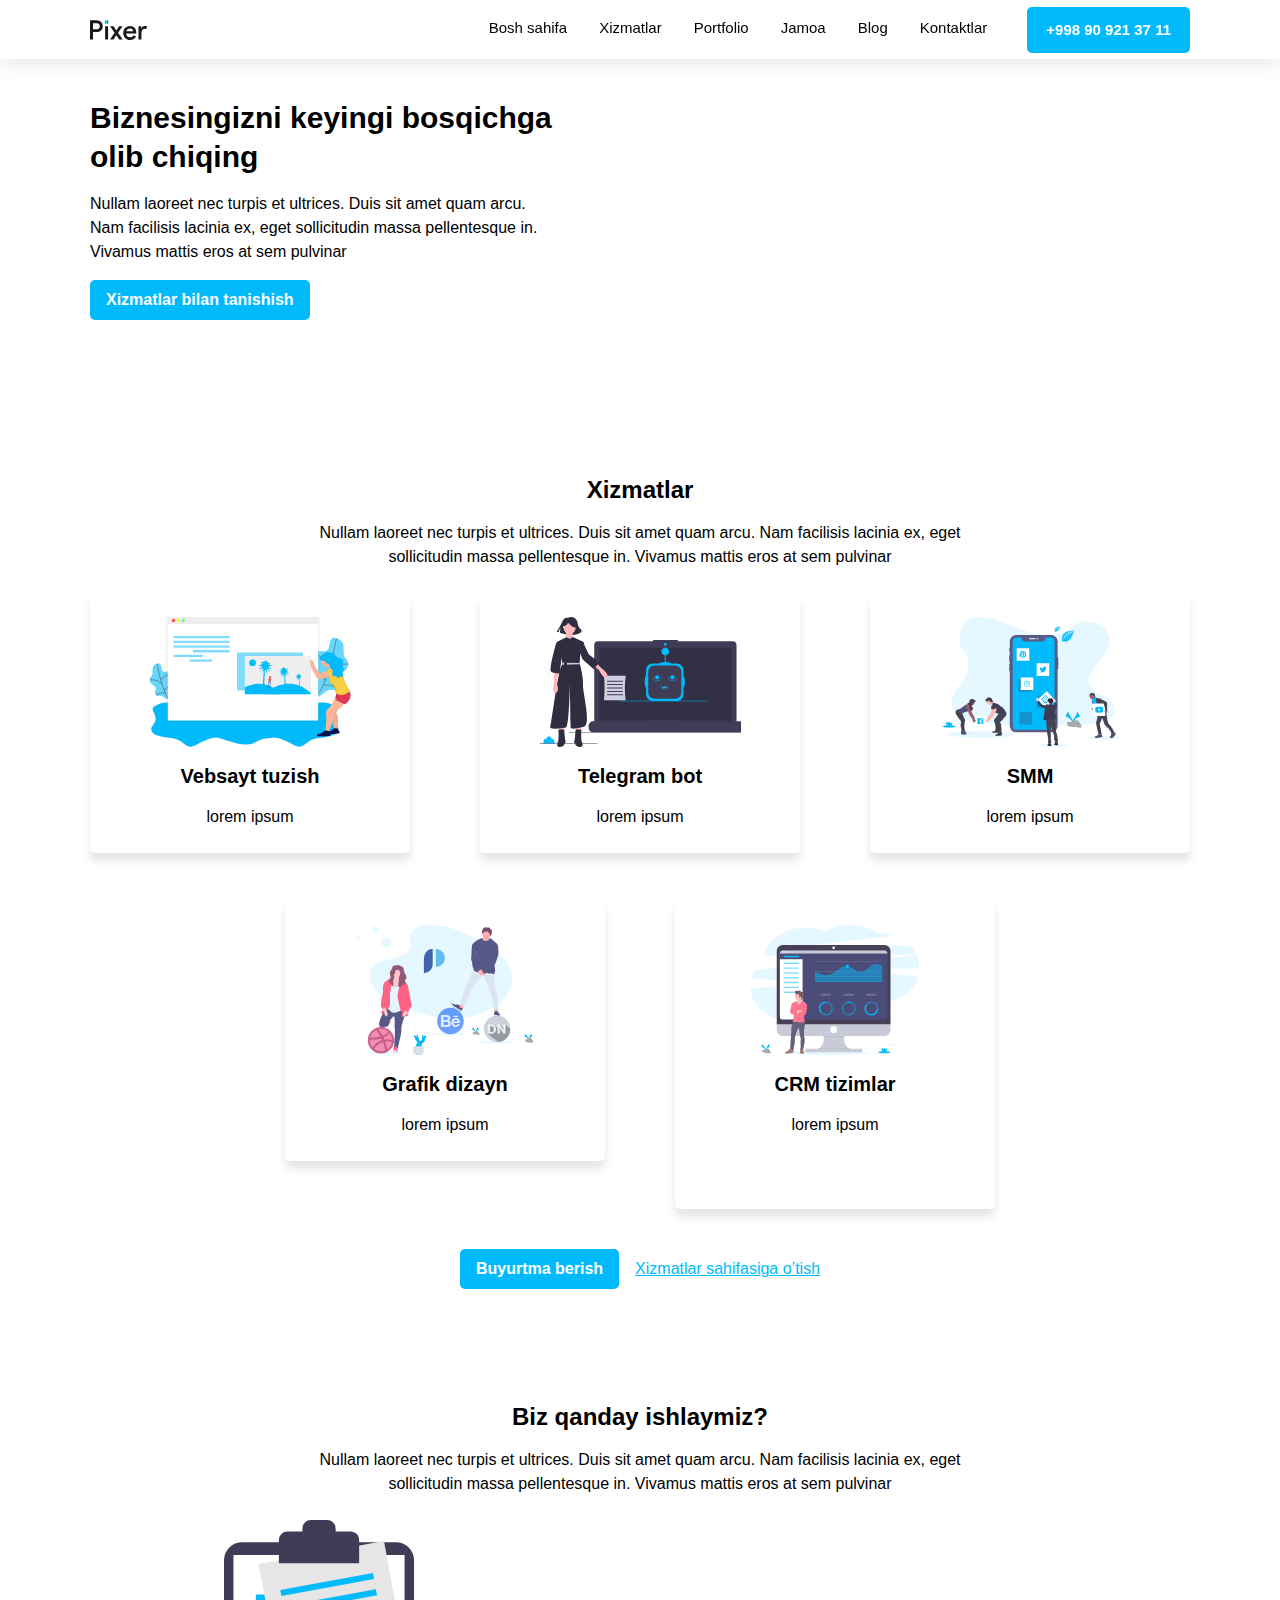
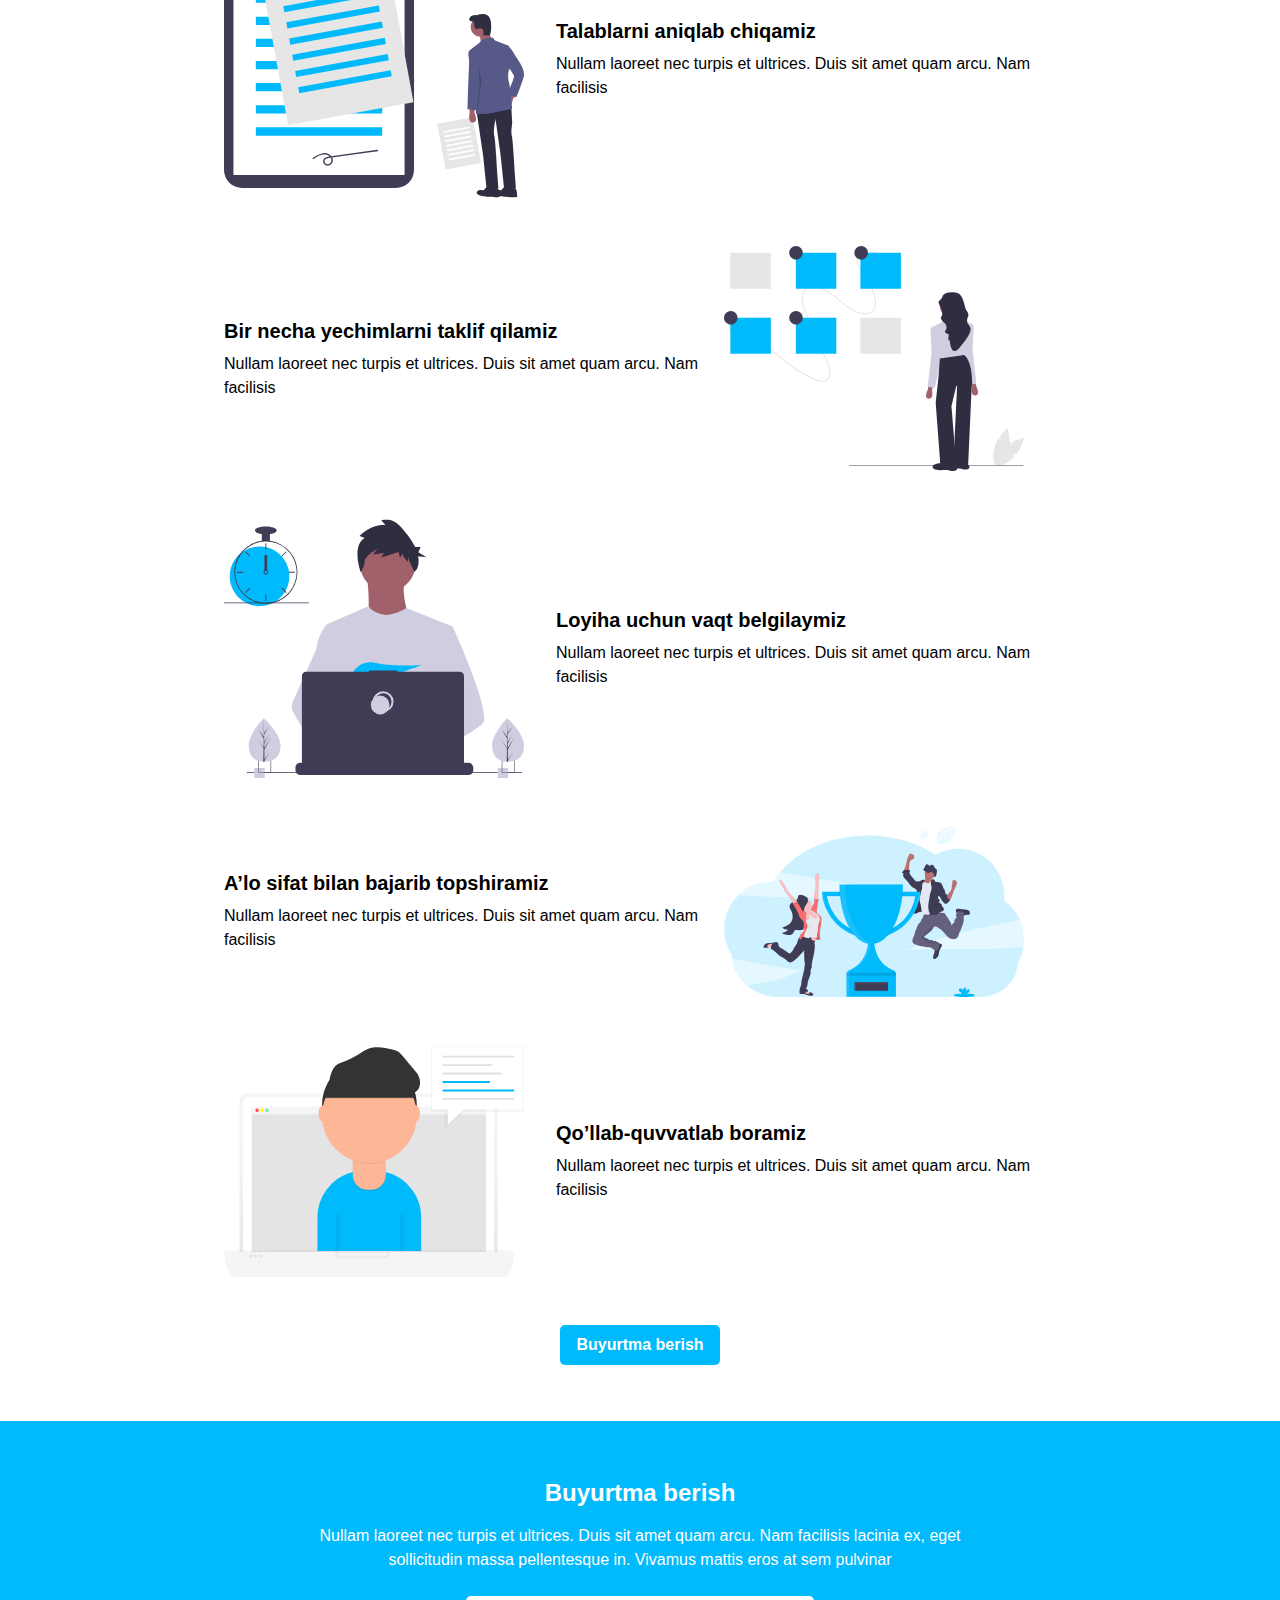
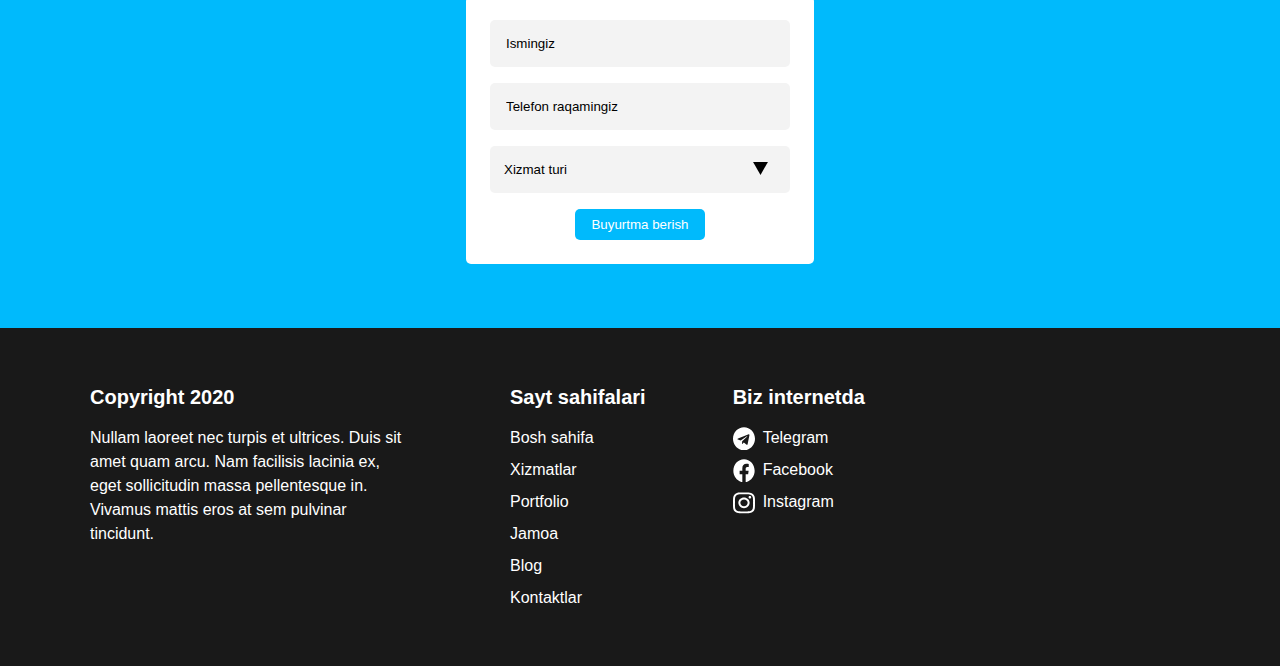
<file: index.html>
<!DOCTYPE html>
<html lang="uz">
<head>
    <meta charset="UTF-8">
    <meta http-equiv="X-UA-Compatible" content="IE=edge">
    <meta name="viewport" content="width=device-width, initial-scale=1.0">
    <title>Pixer</title>
    <link rel="stylesheet" href="./css/main.css">
</head>
<body>
    <!-- The header part of the site -->
    <header>
        <div class="container">
            <div class="header-box">
                <a href="./index.html" class="header-link">
                    <img src="./photos/pixer-logo.svg" alt="Pixer web-site logo" class="header-logo">
                </a>
                <div class="header-navbar-box">
                    <ul class="header-list">
                        <li class="header-item">
                            <a href="" class="header-item__link">
                                Bosh sahifa
                            </a>
                        </li>
                        <li class="header-item">
                            <a href="service.html" class="header-item__link">
                                Xizmatlar
                            </a>
                            <ul class="ser">
                                <li class="item">
                                    <a href="./website.html" class="item-link">
                                        Vebsayt
                                    </a>
                                </li>
                                <li class="item">
                                    <a href="./telegram.html" class="item-link">
                                        Telegram bot
                                    </a>
                                </li>
                                <li class="item">
                                    <a href="./smm.html" class="item-link">
                                        SMM
                                    </a>
                                </li>
                                <li class="item">
                                    <a href="./grafik.html" class="item-link">
                                        Grafik dizayn
                                    </a>
                                </li>
                                <li class="item">
                                    <a href="./crm.html" class="item-link">
                                        CRM tizim
                                    </a>
                                </li>                 
                            </ul>
                        </li>
                        <li class="header-item">
                            <a href="portfolio.html" class="header-item__link">
                                Portfolio
                            </a>
                        </li>
                        <li class="header-item">
                            <a href="team.html" class="header-item__link">
                                Jamoa
                            </a>
                        </li>
                        <li class="header-item">
                            <a href="blog.html" class="header-item__link">
                                Blog
                            </a>
                        </li>
                        <li class="header-item">
                            <a href="contact.html" class="header-item__link">
                                Kontaktlar
                            </a>
                        </li>
                    </ul>
                    <a href="tel:+998909213711" class="header-navbar__link">
                        +998 90 921 37 11
                    </a>
                </div>
            </div>
        </div>
    </header>
    <main>
        <!-- Opened the intro section -->
        <section class="intro">
            <div class="container">
                <div class="intro-box">
                    <div class="intro-box__child">
                        <h1 class="intro-box__heading">
                            Biznesingizni keyingi bosqichga
                            olib chiqing
                        </h1>
                        <p class="intro-box__text">
                            Nullam laoreet nec turpis et ultrices. Duis sit amet quam arcu. Nam facilisis lacinia ex, eget sollicitudin massa pellentesque in. Vivamus mattis eros at sem pulvinar
                        </p>
                        <a href="#services" class="intro-box__link">
                            Xizmatlar bilan tanishish
                        </a>
                    </div>
                    <iframe class="apple-imovie" width="458" height="258" src="https://www.youtube.com/embed/6_pru8U2RmM" title="YouTube video player" allow="accelerometer; autoplay; clipboard-write; encrypted-media; gyroscope; picture-in-picture" allowfullscreen></iframe>
                </div>
            </div>
        </section>
        <section class="section-service" id="services">
            <div class="container">
                <div class="sevice-box">
                    <h2 class="service-heading">
                        Xizmatlar
                    </h2>
                    <p class="service-text">
                        Nullam laoreet nec turpis et ultrices. Duis sit amet quam arcu. Nam facilisis lacinia ex, eget sollicitudin massa pellentesque in. Vivamus mattis eros at sem pulvinar
                    </p>
                </div>
                <ul class="service-list">
                    <li class="service-item">
                        <a href="./website.html" class="service-item__link">
                            <h3 class="service-item__heading">
                                Vebsayt tuzish
                            </h3>
                            <p class="service-item__text">
                                lorem ipsum
                            </p>
                        </a>
                    </li>
                    <li class="service-item">
                        <a href="./telegram.html" class="service-item__link">
                            <h3 class="service-item__heading">
                                Telegram bot
                            </h3>
                            <p class="service-item__text">
                                lorem ipsum
                            </p>
                        </a>
                    </li>
                    <li class="service-item">
                        <a href="./smm.html" class="service-item__link">
                            <h3 class="service-item__heading">
                                SMM
                            </h3>
                            <p class="service-item__text">
                                lorem ipsum
                            </p>
                        </a>
                    </li>
                    <li class="service-item">
                        <a href="./grafik.html" class="service-item__link">
                            <h3 class="service-item__heading">
                                Grafik dizayn
                            </h3>
                            <p class="service-item__text">
                                lorem ipsum
                            </p>
                        </a>
                    </li>
                    <li class="service-item">
                        <a href="./crm.html" class="service-item__link">
                            <h3 class="service-item__heading">
                                CRM tizimlar
                            </h3>
                            <p class="service-item__text">
                                lorem ipsum
                            </p>
                        </a>
                    </li>
                </ul>
                <div class="service-bottom-box">
                    <a href="#order" class="service-bottom__link">
                        Buyurtma berish
                    </a>
                    <a href="service.html" class="service-bottom__second">
                        Xizmatlar sahifasiga o’tish
                    </a>
                </div>
            </div>
        </section>
        <section class="section-bottom">
            <div class="container">
                <div class="section-bottom__box">
                    <h2 class="bottom__heading">
                        Biz qanday ishlaymiz?
                    </h2>
                    <p class="bottom__text">
                        Nullam laoreet nec turpis et ultrices. Duis sit amet quam arcu. Nam facilisis lacinia ex, eget sollicitudin massa pellentesque in. Vivamus mattis eros at sem pulvinar
                    </p>
                </div>
                <ol class="bottom-list">
                    <li class="bottom-item">
                        <div class="bottom-item__box">
                            <h3 class="bottom-item__heading">
                                Talablarni aniqlab chiqamiz
                            </h3>
                            <p class="bottom-item__text">
                                Nullam laoreet nec turpis et ultrices. Duis sit amet quam arcu. Nam facilisis
                            </p>
                        </div>
                    </li>
                    <li class="bottom-item">
                        <div class="bottom-item__box">
                            <h3 class="bottom-item__heading">
                                Bir necha yechimlarni taklif qilamiz
                            </h3>
                            <p class="bottom-item__text">
                                Nullam laoreet nec turpis et ultrices. Duis sit amet quam arcu. Nam facilisis
                            </p>
                        </div>
                    </li>
                    <li class="bottom-item">
                        <div class="bottom-item__box">
                            <h3 class="bottom-item__heading">
                                Loyiha uchun vaqt belgilaymiz
                            </h3>
                            <p class="bottom-item__text">
                                Nullam laoreet nec turpis et ultrices. Duis sit amet quam arcu. Nam facilisis
                            </p>
                        </div>
                    </li>
                    <li class="bottom-item">
                        <div class="bottom-item__box">
                            <h3 class="bottom-item__heading">
                                A’lo sifat bilan bajarib topshiramiz
                            </h3>
                            <p class="bottom-item__text">
                                Nullam laoreet nec turpis et ultrices. Duis sit amet quam arcu. Nam facilisis
                            </p>
                        </div>
                    </li>
                    <li class="bottom-item">
                        <div class="bottom-item__box">
                            <h3 class="bottom-item__heading">
                                Qo’llab-quvvatlab boramiz
                            </h3>
                            <p class="bottom-item__text">
                                Nullam laoreet nec turpis et ultrices. Duis sit amet quam arcu. Nam facilisis
                            </p>
                        </div>
                    </li>
                </ol>
                <div class="section-bottom__box-link">
                    <a href="" class="section-bottom__link">
                        Buyurtma berish
                    </a>
                </div>
            </div>
        </section>

        <section class="section-order" id="order">
            <div class="container">
                <div class="order-under-text">
                    <h2 class="order-heading">
                        Buyurtma berish
                    </h2>
                    <p class="order-text">
                        Nullam laoreet nec turpis et ultrices. Duis sit amet quam arcu. Nam facilisis lacinia ex, eget sollicitudin massa pellentesque in. Vivamus mattis eros at sem pulvinar
                    </p>
                </div>
                <form action="https://echo.htmlacademy.ru/courses" class="form-order" method="post" autocomplete="off">
                    <label>
                        <input type="text" name="user_name" id="username" 
                        placeholder="Ismingiz" class="input-second" aria-label="username" required>
                    </label>
                    <label>
                        <input type="tel" name="user_tel" id="usertel" 
                        placeholder="Telefon raqamingiz" class="input-second" aria-label="usertel" required>
                    </label>
                    <select class="order-list" name="order-list">
                        <option value="xizmatturi" selected disabled>Xizmat turi</option>
                        <option value="Vebsayttuzish">Vebsayt tuzish</option>
                        <option value="Telegrambot">Telegram bot</option>
                        <option value="SMM">SMM</option>
                        <option value="Grafikdizayn">Grafik dizayn</option>
                        <option value="CRMtizimlar">CRM tizimlar</option>
                    </select>
                    <button type="submit" class="btn">
                        Buyurtma berish
                    </button>
                </form>
            </div>
        </section>
    </main>
    <footer>
        <div class="container">
            <div class="footer-parent-box">
                <div class="footer-child-box">
                    <strong class="footer-strong-text">
                        Copyright 2020
                    </strong>
                    <p class="footer-text">
                        Nullam laoreet nec turpis et ultrices. Duis sit amet quam arcu. Nam facilisis lacinia ex, eget sollicitudin massa pellentesque in. Vivamus mattis eros at sem pulvinar tincidunt.
                    </p>
                </div>
                <div class="footer-child-box__second">
                    <strong class="footer-strong-text">
                        Sayt sahifalari
                    </strong>
                    <ul class="footer-list">
                        <li class="footer-item">
                            <a href="./index.html" class="footer-item__link">
                                Bosh sahifa
                            </a>
                        </li>
                        <li class="footer-item">
                            <a href="./service.html" class="footer-item__link">
                                Xizmatlar
                            </a>
                        </li>
                        <li class="footer-item">
                            <a href="./portfolio.html" class="footer-item__link">
                                Portfolio
                            </a>
                        </li>
                        <li class="footer-item">
                            <a href="./team.html" class="footer-item__link">
                                Jamoa
                            </a>
                        </li>
                        <li class="footer-item">
                            <a href="./blog.html" class="footer-item__link">
                                Blog
                            </a>
                        </li>
                        <li class="footer-item">
                            <a href="./contact.html" class="footer-item__link">
                                Kontaktlar
                            </a>
                        </li>
                    </ul>
                </div>
                <div class="foter-child-box__thirst">
                    <strong class="footer-strong-text">
                        Biz internetda
                    </strong>
                    <ul class="footer-list-logo">
                        <li class="footer-item-logo">
                            <a href="#" class="footer-item-logo-link" target="blank">
                                Telegram
                            </a>
                        </li>
                        <li class="footer-item-logo">
                            <a href="#" class="facebook-logo" target="blank">
                                Facebook
                            </a>
                        </li>
                        <li class="footer-item-logo">
                            <a href="#" class="instagram-logo" target="blank">
                                Instagram
                            </a>
                        </li>
                    </ul>
                </div>
            </div>
        </div>
    </footer>
</body>
</html>
</file>
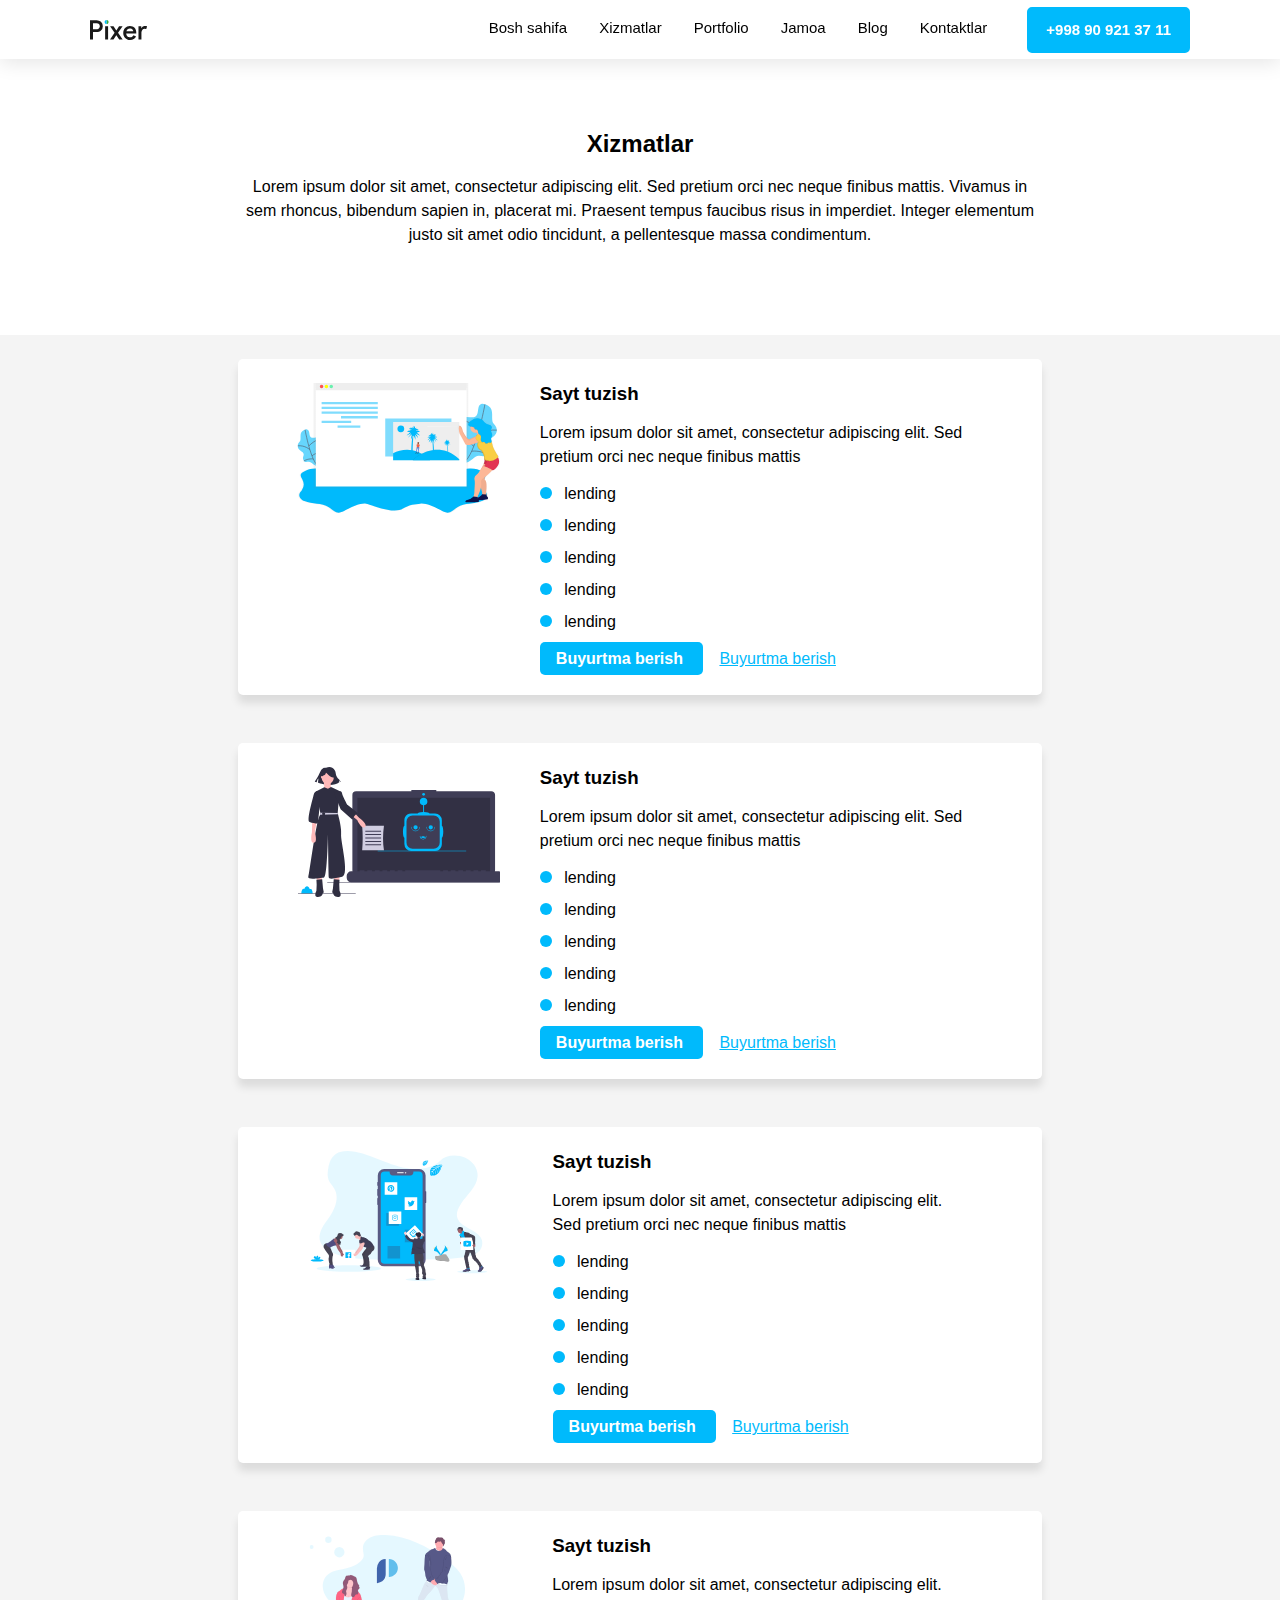
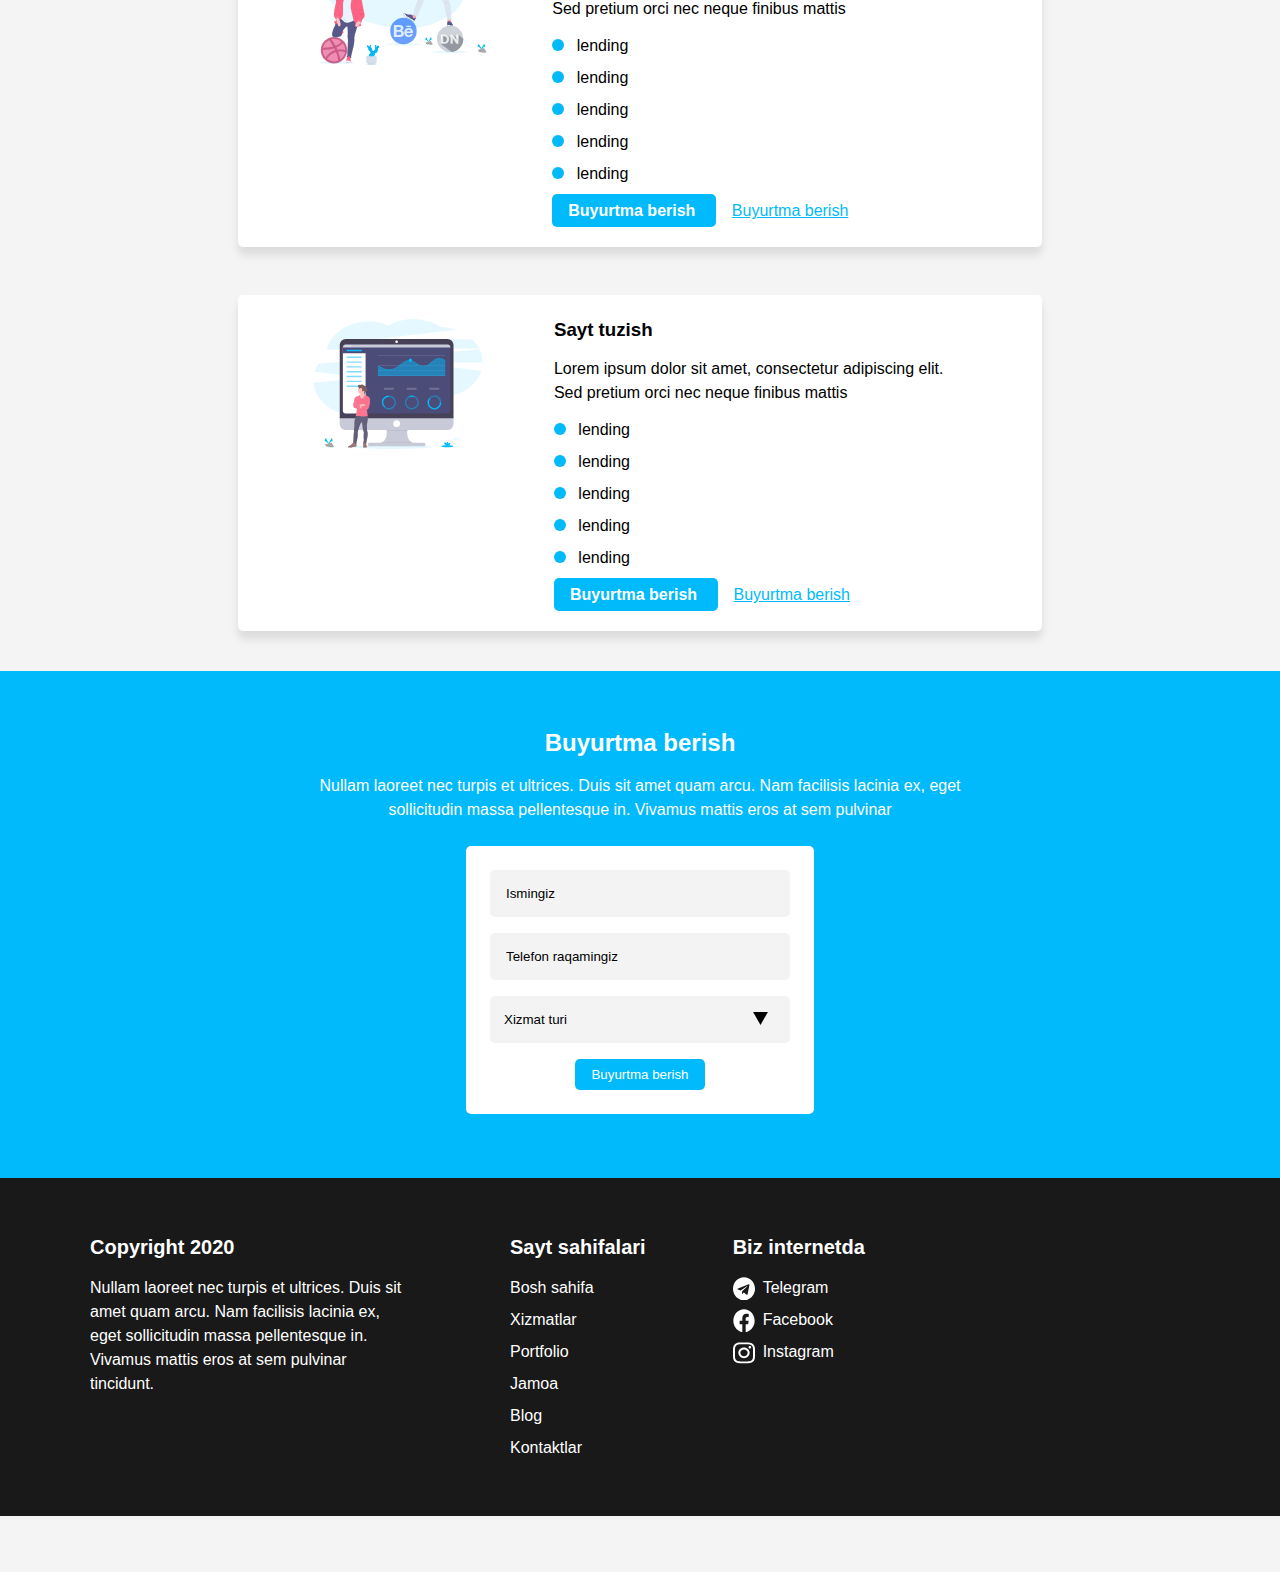
<file: service.html>
<!DOCTYPE html>
<html lang="en">
<head>
    <meta charset="UTF-8">
    <meta http-equiv="X-UA-Compatible" content="IE=edge">
    <meta name="viewport" content="width=device-width, initial-scale=1.0">
    <title>Service</title>
    <link rel="stylesheet" href="./css/main.css">
</head>
<body>
    <!-- The header part of the site -->
    <header>
        <div class="container">
            <div class="header-box">
                <a href="./index.html" class="header-link">
                    <img src="./photos/pixer-logo.svg" alt="Pixer web-site logo" class="header-logo">
                </a>
                <div class="header-navbar-box">
                    <ul class="header-list">
                        <li class="header-item">
                            <a href="" class="header-item__link">
                                Bosh sahifa
                            </a>
                        </li>
                        <li class="header-item">
                            <a href="service.html" class="header-item__link">
                                Xizmatlar
                            </a>
                            <ul class="ser">
                                <li class="item">
                                    <a href="./website.html" class="item-link">
                                        Vebsayt
                                    </a>
                                </li>
                                <li class="item">
                                    <a href="./telegram.html" class="item-link">
                                        Telegram bot
                                    </a>
                                </li>
                                <li class="item">
                                    <a href="./smm.html" class="item-link">
                                        SMM
                                    </a>
                                </li>
                                <li class="item">
                                    <a href="./grafik.html" class="item-link">
                                        Grafik dizayn
                                    </a>
                                </li>
                                <li class="item">
                                    <a href="./crm.html" class="item-link">
                                        CRM tizim
                                    </a>
                                </li>                 
                            </ul>
                        </li>
                        <li class="header-item">
                            <a href="portfolio.html" class="header-item__link">
                                Portfolio
                            </a>
                        </li>
                        <li class="header-item">
                            <a href="team.html" class="header-item__link">
                                Jamoa
                            </a>
                        </li>
                        <li class="header-item">
                            <a href="blog.html" class="header-item__link">
                                Blog
                            </a>
                        </li>
                        <li class="header-item">
                            <a href="contact.html" class="header-item__link">
                                Kontaktlar
                            </a>
                        </li>
                    </ul>
                    <a href="tel:+998909213711" class="header-navbar__link">
                        +998 90 921 37 11
                    </a>
                </div>
            </div>
        </div>
    </header>
    <section class="section-service service" id="services">
        <div class="service-top">
            <div class="container">
                <div class="sevice-box boxing">
                    <h2 class="service-heading">
                        Xizmatlar
                    </h2>
                    <p class="service-text">
                        Lorem ipsum dolor sit amet, consectetur adipiscing elit. Sed pretium orci nec neque finibus mattis. Vivamus in sem rhoncus, bibendum sapien in, placerat mi. Praesent tempus faucibus risus in imperdiet. Integer elementum justo sit amet odio tincidunt, a pellentesque massa condimentum.
                    </p>
                </div>
            </div>
        </div>
        <div class="container">
            <ul class="service-list">
                <li class="service-item ser-item">
                    <div class="ser-box">
                        <h3 class="service-hidden">
                            Sayt tuzish
                        </h3>
                        <p class="service-text" style="text-align: start ;">
                            Lorem ipsum dolor sit amet, consectetur adipiscing elit. Sed pretium orci nec neque finibus mattis
                        </p>
                        <ul class="double-list">
                            <li class="double-item">
                                lending
                            </li>
                            <li class="double-item">
                                lending
                            </li>
                            <li class="double-item">
                                lending
                            </li>
                            <li class="double-item">
                                lending
                            </li>
                            <li class="double-item">
                                lending
                            </li>
                        </ul>
                        <div class="ser-link-box">
                            <a href="#" class="ser-link">
                                Buyurtma berish
                            </a>
                            <a href="#" class="ser-link-second">
                                Buyurtma berish
                            </a>
                        </div>
                    </div>
                </li>
                <li class="service-item ser-item">
                    <div class="ser-box">
                        <h3 class="service-hidden">
                            Sayt tuzish
                        </h3>
                        <p class="service-text" style="text-align: start ;">
                            Lorem ipsum dolor sit amet, consectetur adipiscing elit. Sed pretium orci nec neque finibus mattis
                        </p>
                        <ul class="double-list">
                            <li class="double-item">
                                lending
                            </li>
                            <li class="double-item">
                                lending
                            </li>
                            <li class="double-item">
                                lending
                            </li>
                            <li class="double-item">
                                lending
                            </li>
                            <li class="double-item">
                                lending
                            </li>
                        </ul>
                        <div class="ser-link-box">
                            <a href="#" class="ser-link">
                                Buyurtma berish
                            </a>
                            <a href="#" class="ser-link-second">
                                Buyurtma berish
                            </a>
                        </div>
                    </div>
                </li>
                <li class="service-item ser-item">
                    <div class="ser-box">
                        <h3 class="service-hidden">
                            Sayt tuzish
                        </h3>
                        <p class="service-text" style="text-align: start ;">
                            Lorem ipsum dolor sit amet, consectetur adipiscing elit. Sed pretium orci nec neque finibus mattis
                        </p>
                        <ul class="double-list">
                            <li class="double-item">
                                lending
                            </li>
                            <li class="double-item">
                                lending
                            </li>
                            <li class="double-item">
                                lending
                            </li>
                            <li class="double-item">
                                lending
                            </li>
                            <li class="double-item">
                                lending
                            </li>
                        </ul>
                        <div class="ser-link-box">
                            <a href="#" class="ser-link">
                                Buyurtma berish
                            </a>
                            <a href="#" class="ser-link-second">
                                Buyurtma berish
                            </a>
                        </div>
                    </div>
                </li>
                <li class="ser-item service-item">
                    <div class="ser-box">
                        <h3 class="service-hidden">
                            Sayt tuzish
                        </h3>
                        <p class="service-text" style="text-align: start ;">
                            Lorem ipsum dolor sit amet, consectetur adipiscing elit. Sed pretium orci nec neque finibus mattis
                        </p>
                        <ul class="double-list">
                            <li class="double-item">
                                lending
                            </li>
                            <li class="double-item">
                                lending
                            </li>
                            <li class="double-item">
                                lending
                            </li>
                            <li class="double-item">
                                lending
                            </li>
                            <li class="double-item">
                                lending
                            </li>
                        </ul>
                        <div class="ser-link-box">
                            <a href="#" class="ser-link">
                                Buyurtma berish
                            </a>
                            <a href="#" class="ser-link-second">
                                Buyurtma berish
                            </a>
                        </div>
                    </div>
                </li>
                <li class="ser-item service-item">
                    <div class="ser-box">
                        <h3 class="service-hidden">
                            Sayt tuzish
                        </h3>
                        <p class="service-text" style="text-align: start ;">
                            Lorem ipsum dolor sit amet, consectetur adipiscing elit. Sed pretium orci nec neque finibus mattis
                        </p>
                        <ul class="double-list">
                            <li class="double-item">
                                lending
                            </li>
                            <li class="double-item">
                                lending
                            </li>
                            <li class="double-item">
                                lending
                            </li>
                            <li class="double-item">
                                lending
                            </li>
                            <li class="double-item">
                                lending
                            </li>
                        </ul>
                        <div class="ser-link-box">
                            <a href="#" class="ser-link">
                                Buyurtma berish
                            </a>
                            <a href="#" class="ser-link-second">
                                Buyurtma berish
                            </a>
                        </div>
                    </div>
                </li>
            </ul>
        </div>
        <section class="section-order" id="order">
            <div class="container">
                <div class="order-under-text">
                    <h2 class="order-heading">
                        Buyurtma berish
                    </h2>
                    <p class="order-text">
                        Nullam laoreet nec turpis et ultrices. Duis sit amet quam arcu. Nam facilisis lacinia ex, eget sollicitudin massa pellentesque in. Vivamus mattis eros at sem pulvinar
                    </p>
                </div>
                <form action="https://echo.htmlacademy.ru/courses" class="form-order" method="post" autocomplete="off">
                    <label>
                        <input type="text" name="user_name" id="username" 
                        placeholder="Ismingiz" class="input-second" aria-label="username" required>
                    </label>
                    <label>
                        <input type="tel" name="user_tel" id="usertel" 
                        placeholder="Telefon raqamingiz" class="input-second" aria-label="usertel" required>
                    </label>
                    <select class="order-list" name="order-list">
                        <option value="xizmatturi" selected disabled>Xizmat turi</option>
                        <option value="Vebsayttuzish">Vebsayt tuzish</option>
                        <option value="Telegrambot">Telegram bot</option>
                        <option value="SMM">SMM</option>
                        <option value="Grafikdizayn">Grafik dizayn</option>
                        <option value="CRMtizimlar">CRM tizimlar</option>
                    </select>
                    <button type="submit" class="btn">
                        Buyurtma berish
                    </button>
                </form>
            </div>
        </section>
    </main>
    <footer>
        <div class="container">
            <div class="footer-parent-box">
                <div class="footer-child-box">
                    <strong class="footer-strong-text">
                        Copyright 2020
                    </strong>
                    <p class="footer-text">
                        Nullam laoreet nec turpis et ultrices. Duis sit amet quam arcu. Nam facilisis lacinia ex, eget sollicitudin massa pellentesque in. Vivamus mattis eros at sem pulvinar tincidunt.
                    </p>
                </div>
                <div class="footer-child-box__second">
                    <strong class="footer-strong-text">
                        Sayt sahifalari
                    </strong>
                    <ul class="footer-list">
                        <li class="footer-item">
                            <a href="./index.html" class="footer-item__link">
                                Bosh sahifa
                            </a>
                        </li>
                        <li class="footer-item">
                            <a href="./service.html" class="footer-item__link">
                                Xizmatlar
                            </a>
                        </li>
                        <li class="footer-item">
                            <a href="./portfolio.html" class="footer-item__link">
                                Portfolio
                            </a>
                        </li>
                        <li class="footer-item">
                            <a href="./team.html" class="footer-item__link">
                                Jamoa
                            </a>
                        </li>
                        <li class="footer-item">
                            <a href="./blog.html" class="footer-item__link">
                                Blog
                            </a>
                        </li>
                        <li class="footer-item">
                            <a href="./contact.html" class="footer-item__link">
                                Kontaktlar
                            </a>
                        </li>
                    </ul>
                </div>
                <div class="foter-child-box__thirst">
                    <strong class="footer-strong-text">
                        Biz internetda
                    </strong>
                    <ul class="footer-list-logo">
                        <li class="footer-item-logo">
                            <a href="#" class="footer-item-logo-link" target="blank">
                                Telegram
                            </a>
                        </li>
                        <li class="footer-item-logo">
                            <a href="#" class="facebook-logo" target="blank">
                                Facebook
                            </a>
                        </li>
                        <li class="footer-item-logo">
                            <a href="#" class="instagram-logo" target="blank">
                                Instagram
                            </a>
                        </li>
                    </ul>
                </div>
            </div>
        </div>
    </footer>
</body>
</html>
</file>
<file: css/main.css>
/*
* Prefixed by https://autoprefixer.github.io
* PostCSS: v8.4.14,
* Autoprefixer: v10.4.7
* Browsers: last 4 version
*/

:root{
    --fontregular:400;
    --font700: 700;
    --colorblack: #000;
    --colorblue: #00bafc;
    --colorwhite: #fff;
}
/* open-sans-regular - latin_cyrillic */
@font-face {
    font-family: 'Open Sans';
    font-style: normal;
    font-weight: 400;
    src: local(''),
    url('../fonts/open-sans-v29-latin_cyrillic-regular.woff2') format('woff2'), /* Chrome 26+, Opera 23+, Firefox 39+ */
    url('../fonts/open-sans-v29-latin_cyrillic-regular.woff') format('woff'); /* Chrome 6+, Firefox 3.6+, IE 9+, Safari 5.1+ */
}
/* open-sans-700 - latin_cyrillic */
@font-face {
    font-family: 'Open Sans';
    font-style: normal;
    font-weight: 700;
    src: local(''),
    url('../fonts/open-sans-v29-latin_cyrillic-700.woff2') format('woff2'), /* Chrome 26+, Opera 23+, Firefox 39+ */
    url('../fonts/open-sans-v29-latin_cyrillic-700.woff') format('woff'); /* Chrome 6+, Firefox 3.6+, IE 9+, Safari 5.1+ */
}
*{
    -webkit-box-sizing: border-box;
    box-sizing: border-box;
}
html{
    scroll-behavior: smooth;
}
body{
    font-family: "Open-sans", Arial, sans-serif;
    font-weight: 400;
    padding: 0;
    margin: 0;
}
header{
    background: #FFFFFF;
    position: fixed;
    width: 100%;
    -webkit-box-shadow: 0px 4px 20px rgba(0, 0, 0, 0.1);
    box-shadow: 0px 4px 20px rgba(0, 0, 0, 0.1);
}
img{
    display: block;
}
.container {
    width: 1140px;
    margin-right: auto;
    margin-left: auto;
    padding-right: 20px;
    padding-left: 20px
}
.header-box {
    display: -webkit-box;
    display: -ms-flexbox;
    display: flex;
    -webkit-box-align: center;
    -ms-flex-align: center;
    align-items: center;
}
.header-link {
    width: 58.11px;
    height: 20px;
}
.header-link:active{
    opacity: 0.4;
}
.header-logo {
    width: 58.11px;
    height: 20px;
}
.header-navbar-box {
    margin-left: auto;
    display: -webkit-box;
    display: -ms-flexbox;
    display: flex;
    -webkit-box-align: center;
    -ms-flex-align: center;
    align-items: center;
}
.header-list {
    margin: 0;
    padding: 0;
    margin-right: 24px;
    display: -webkit-box;
    display: -ms-flexbox;
    display: flex;
}
.header-item {
    padding: 16px;
    list-style: none;
    border-bottom: 3px solid #fff;
}
.header-item:nth-child(2){
    position: relative;
}
.ser{
    display: none;
    position: absolute;
    margin: 0;
    padding: 0;
    list-style: none;
    
    background: #FFFFFF;
    box-shadow: 0px 4px 24px rgba(0, 0, 0, 0.1);
    border-radius: 5px;
}
.header-item:nth-child(2):hover>.ser{
    display: block;
    top: 106%;
    left: -16%;
}
.item{
    padding: 16px;
    width: 127px;
}
.item:hover{
    color: #fff;
    background: #00BAFC;
}
.item:active{
    color: #fff;
    background: #00BAFC;
    opacity: 0.6;
}
.item-link{
    font-weight: 400;
    font-size: 16px;
    line-height: 24px;
    color: #000000;
    text-align: left;
    text-decoration: none;
}
.header-item:nth-child(1){
    margin: 0;
}
.header-item:hover{
    border-bottom: 3px solid #191919;
}
.header-item:active{
    font-size: 15px;
    line-height: 24px;
    padding: 16px;
    color: var(--colorwhite);
    background: #191919b3;
}
.header-item__link {
    display: inline-block;
    text-decoration: none;
    font-size: 15px;
    line-height: 24px;
    color: var(--colorblack);
}
.header-navbar__link {
    padding: 8px 16px;
    font-weight: 700;
    font-size: 15px;
    line-height: 24px;
    text-decoration: none;
    border: 3px solid var(--colorblue);
    background: #00BAFC;
    border-radius: 5px;
    color: var(--colorwhite);
    background-color: var(--colorblue);
}
.header-navbar__link:hover{
    background: var(--colorwhite);
    border: 3px solid var(--colorblue);
    border-radius: 5px;
    color: var(--colorblue);
}
.header-navbar__link:active{
    border-radius: 5px;
    color: #FFFFFF;
    background: #00bafc99;
}
.intro {
    padding: 80px 0px;
}
.intro-box {
    display: -webkit-box;
    display: -ms-flexbox;
    display: flex;
    -webkit-box-align: center;
    -ms-flex-align: center;
    align-items: center;
}
.intro-box__child {
    width: 470px;
}
.intro-box__heading {
    font-weight: 700;
    font-size: 30px;
    line-height: 130%;
    color: var(--colorblack);
    margin: 0;
    margin-bottom: 16px;
}
.intro-box__text {
    font-size: 16px;
    line-height: 24px;
    color: var(--colorblack);
    margin: 0;
    margin-bottom: 16px;
}
.intro-box__link {
    display: inline-block;
    font-weight: 700;
    font-size: 16px;
    line-height: 24px;
    color: var(--colorwhite);
    background: #00BAFC;
    border-radius: 5px;
    text-decoration: none;
    padding: 8px 16px;
}
.intro-box__link:hover{
    background-color: #00bafccc;
    border-radius: 5px;
    opacity: 0.8;
}
.intro-box__link:active{
    background-color: #00bafccc;
    border-radius: 5px;
    opacity: 0.6;
}
.apple-imovie {
    margin-left: auto;
    border: none;
    border-radius: 5px;
}
.section-service {
    padding: 56px 0px;
}
.sevice-box {
    width: 719px;
    margin-right: auto;
    margin-left: auto;
    margin-bottom: 24px;
}
.service-heading {
    margin: 0;
    margin-bottom: 16px;
    font-weight: 700;
    font-size: 24px;
    line-height: 130%;
    text-align: center;
    color: var(--colorblack);
}
.service-text {
    margin: 0;
    font-size: 16px;
    line-height: 24px;
    text-align: center;
    text-align: center;
    color: var(--colorblack);
}
.service-list {
    display: -webkit-box;
    display: -ms-flexbox;
    display: flex;
    -ms-flex-wrap: wrap;
    flex-wrap: wrap;
    -webkit-box-pack: center;
    -ms-flex-pack: center;
    justify-content: center;
    margin: 0;
    padding: 0;
    margin-bottom: 40px;
}
.service-item {
    width: 320px;
    margin-right: 70px;
    margin-bottom: 48px;
    padding: 24px 0px;
    background: #FFFFFF;
    -webkit-box-shadow: 0px 8px 8px rgba(0, 0, 0, 0.1);
    box-shadow: 0px 8px 8px rgba(0, 0, 0, 0.1);
    border-radius: 5px;
    list-style: none;
}
.service-item:hover{
    background: #FFFFFF;
    box-shadow: 0px 12px 21px rgba(0, 0, 0, 0.1);
    border-radius: 5px;
}
.service-item::before{
    display: block;
    margin-bottom: 16px;
    background-image: url("../photos/website-illustration.svg");
    width: 202.79px;
    height: 130px;
    content: "";
}
.service-item:active{
    background: #FFFFFF;
    box-shadow: 0px 4px 4px rgba(0, 0, 0, 0.2);
    border-radius: 5px;
}
.service-item:nth-child(1){
    padding: 24px 58.6px;
    
}
.service-item:nth-child(2){
    padding: 24px 58.6px;
    
}
.service-item:nth-child(2)::before{
    background-repeat: no-repeat;
    background-image: url("../photos/bot.svg");
}
.service-item:nth-child(3){
    padding: 24px 71.57px;
    margin-right: 0;
}
.service-item:nth-child(3)::before{
    background-repeat: no-repeat;
    background-image: url("../photos/smm.svg");
}
.service-item:nth-child(4){
    padding: 24px 70.55px;
    /* margin-bottom: 0; */
}
.service-item:nth-child(4)::before{
    background-repeat: no-repeat;
    background-image: url("../photos/playing.svg");
    
}
.service-item:nth-child(5){
    padding: 24px 75.39px;
    margin-right: 0;
    margin-bottom: 0;
}
.service-item:nth-child(5)::before{
    background-repeat: no-repeat;
    background-image: url("../photos/crm-illustration.svg");
}
.service-item__link {
    text-decoration: none;
}
.service-item__heading {
    margin: 0;
    margin-bottom: 16px;
    font-weight: var(--font700);
    font-size: 20px;
    line-height: 130%;
    text-align: center;
    color: var(--colorblack);
}
.service-item__text {
    margin: 0;
    font-size: 16px;
    line-height: 24px;
    text-align: center;
    color: var(--colorblack);
}
.service-bottom-box {
    display: -webkit-box;
    display: -ms-flexbox;
    display: flex;
    -webkit-box-align: center;
    -ms-flex-align: center;
    align-items: center;
    -webkit-box-pack: center;
    -ms-flex-pack: center;
    justify-content: center;
}
.service-bottom__link{
    display: inline-block;
    padding: 8px 16px;
    font-weight: var(--font700);
    font-size: 16px;
    line-height: 24px;
    color: var(--colorwhite);
    background: var(--colorblue);
    border-radius: 5px;
    text-decoration: none;
    margin-right: 16px;
}
.service-bottom__link:hover{
    background-color: #00bafccc;
    border-radius: 5px;
    opacity: 0.8;
}
.service-bottom__link:active{
    background-color: #00bafccc;
    border-radius: 5px;
    opacity: 0.6;
}
.service-bottom__second {
    font-size: 16px;
    line-height: 24px;
    text-align: center;
    -webkit-text-decoration-line: underline;
    text-decoration-line: underline;
    color: var(--colorblue);    
}
.section-bottom {
    padding: 56px 0px;
}
.section-bottom__box {
    width: 719px;
    margin-right: auto;
    margin-left: auto;
    margin-bottom: 24px;
}
.bottom__heading {
    margin: 0;
    margin-bottom: 16px;
    font-weight: var(--font700);
    font-size: 24px;
    line-height: 130%;
    text-align: center;
    color: var(--colorblack);
}
.bottom__text {
    margin: 0;
    font-size: 16px;
    line-height: 24px;
    text-align: center;
    color: var(--colorblack);
}
.bottom-list {
    margin: 0;
    padding: 0;
    margin-bottom: 48px;
    list-style: none;
}
.bottom-item {
    display: -webkit-box;
    display: -ms-flexbox;
    display: flex;
    -webkit-box-align: center;
    -ms-flex-align: center;
    align-items: center;
    margin-bottom: 48px;
    margin-left: auto;
    margin-right: auto;
    margin-bottom: 48px;
    width: 832px
}
.bottom-item::before {
    width: 300px;
    height: 278px;
    margin-right: 32px;
    content: "";
    background-image: url("../photos/girl-illlustration.svg");
    display: inline-block;
    background-repeat: no-repeat;
}
.bottom-item:nth-child(2){
    -webkit-box-orient: horizontal;
    -webkit-box-direction: reverse;
    -ms-flex-direction: row-reverse;
    flex-direction: row-reverse;
}
.bottom-item:nth-child(4){
    -webkit-box-orient: horizontal;
    -webkit-box-direction: reverse;
    -ms-flex-direction: row-reverse;
    flex-direction: row-reverse;
}
.bottom-item:nth-child(2)::before {
    width: 300px;
    height: 224.59px;
    background-image: url("../photos/step-illlustration.svg");
}
.bottom-item:nth-child(3)::before {
    width: 300px;
    height: 258.9px;
    background-image: url("../photos/developer-illustration.svg");
}
.bottom-item:nth-child(4)::before {
    width: 300px;
    height: 171.12px;
    background-image: url("../photos/boy-illustration.svg");
}
.bottom-item:nth-child(5){
    margin-bottom: 0;
}
.bottom-item:nth-child(5)::before {
    width: 300px;
    height: 232.2px;
    background-image: url("../photos/child-illustration.svg")
}
.bottom-item__box {
    width: 500px;
}
.bottom-item__heading {
    margin: 0;
    margin-bottom: 8px;
    font-weight: var(--font700);
    font-size: 20px;
    line-height: 130%;
    /* text-align: center; */
    color: var(--colorblack);
}
.bottom-item__text {
    margin: 0;
    font-size: 16px;
    line-height: 24px;
    color: var(--colorblack);
}
.section-bottom__box-link{
    display: -webkit-box;
    display: -ms-flexbox;
    display: flex;
    -webkit-box-pack: center;
    -ms-flex-pack: center;
    justify-content: center;
}
.section-bottom__link {
    padding: 8px 16px;
    font-weight: 700;
    font-size: 16px;
    line-height: 24px;
    background: #00BAFC;
    border-radius: 5px;
    color: #FFFFFF;
    text-decoration: none;
    display: inline-block;
}
.section-bottom__link:hover{
    background-color: #00bafccc;
    border-radius: 5px;
    opacity: 0.8;
}
.section-bottom__link:active{
    background-color: #00bafccc;
    border-radius: 5px;
    opacity: 0.6;
}
.btn:hover{
    background-color: #00bafccc;
    border-radius: 5px;
    opacity: 0.8;
}
.btn:active{
    background-color: #00bafccc;
    border-radius: 5px;
    opacity: 0.6;
}
.section-order {
    background: #00BAFC;
    padding-top: 56px;
    padding-bottom: 64px;
}
.order-under-text {
    width: 719px;
    margin-right: auto;
    margin-left: auto;
}
.order-heading {
    font-weight: 700;
    font-size: 24px;
    line-height: 130%;
    text-align: center;
    color: #FFFFFF;
    margin: 0;
    margin-bottom: 16px;
}
.order-text {
    font-weight: 400;
    font-size: 16px;
    line-height: 150%;
    text-align: center;
    color: #FFFFFF;
    margin: 0;
    margin-bottom: 24px;
}
.form-order {
    width: 348px;
    background-color: #FFFFFF;
    border-radius: 5px;
    padding: 24px;
    margin-right: auto;
    margin-left: auto;
}
::-webkit-input-placeholder{
    color: #000000;
}
::-moz-placeholder{
    color: #000000;
}
:-ms-input-placeholder{
    color: #000000;
}
::-ms-input-placeholder{
    color: #000000;
}
::placeholder{
    color: #000000;
}
.input-second {
    padding: 16px;
    display: block;
    background-color: #f3f3f3;
    border-radius: 5px;
    border: none;
    width: 100%;
    margin-bottom: 16px;
}
.order-list {
    padding-top: 16px;
    padding-bottom: 16px;
    padding-left: 14px;
    background: url("../photos/Polygon.svg") 0 0/15px no-repeat #f3f3f3;
    border-radius: 5px;
    border: none;
    -webkit-appearance: none;
    -moz-appearance: none;
    appearance: none;
    width: 100%;
    background-position: calc(50% + 120px) calc(50% - 1px);
    margin-bottom: 16px;
}
.btn {
    padding: 8px 16px;
    background: #00BAFC;
    border-radius: 5px;
    border: transparent;
    color: #FFFFFF;
    display: -webkit-box;
    display: -ms-flexbox;
    display: flex;
    margin-left: auto;
    margin-right: auto;
}
.youtube-imovie{
    border: none;
    width: 458px;
    height: 258px;
    border-radius: 5px;
}
footer{
    background-color: #191919;
    padding: 56px 0px;
}
.footer-parent-box {
    display: -webkit-box;
    display: -ms-flexbox;
    display: flex;
}
.footer-child-box {
    margin-right: 100px;
    width: 320px;
}
.footer-strong-text {
    display: block;
    font-weight: var(--font700);
    font-size: 20px;
    line-height: 130%;
    color:var(--colorwhite);
}
.footer-text {
    margin: 0;
    margin-top: 16px;
    font-size: 16px;
    line-height: 150%;
    color: var(--colorwhite);
}
.footer-child-box__second {
    margin-right: 87px;
} 
.footer-list {
    margin: 0;
    padding: 0;
    margin-top: 16px;
}
.footer-item {
    list-style: none;
    font-size: 16px;
    line-height: 24px;
    color: #FFFFFF;
    margin-bottom: 8px;
}
.footer-item__link:hover{
    color: var(--colorblue);
}
.footer-item__link:active{
    color: var(--colorblue);
    opacity: 0.6;
}
.footer-item__link {
    text-decoration: none;
    font-size: 16px;
    line-height: 24px;
    color: var(--colorwhite);
}
.footer-item:nth-child(6){
    margin-bottom: 0;
}
/* .foter-child-box__thirst {
} */
.footer-list-logo {
    display: inline-block;
    margin: 0;
    padding: 0;
    margin-top: 16px;
}
.footer-item-logo {
    list-style: none;
    margin-bottom: 8px;
    display: -webkit-box;
    display: -ms-flexbox;
    display: flex;
    -webkit-box-align: center;
    -ms-flex-align: center;
    align-items: center;
}
.footer-item-logo:nth-child(3){
    margin-bottom: 0;
}
.footer-item-logo-link {
    display: flex;
    align-items: center;
    font-weight: 400;
    font-size: 16px;
    line-height: 24px;
    color: var(--colorwhite);
    text-decoration: none;
}
.footer-item-logo-link:hover{
    color: #00BAFC;
}
.footer-item-logo-link:active{
    color: #00BAFC;
    opacity: 0.6;
}
.footer-item-logo-link:before{
    background-image: url("../photos/telegram.svg");
    width: 22px;
    height: 23.25px;
    content: "";
    display: inline-block;
    margin-right: 8px;
}
.facebook-logo{
    font-weight: 400;
    font-size: 16px;
    line-height: 24px;
    color: var(--colorwhite);
    text-decoration: none;
    
    display: flex;
    align-items: center;
    font-weight: 400;
}
.facebook-logo::before{
    background-image: url("../photos/facebook.svg");
    width: 22px;
    height: 23.25px;
    content: "";
    display: inline-block;
    margin-right: 8px;
    color: #00BAFC;
}
.facebook-logo:active{
    color: #00BAFC;
    opacity: 0.6;
}
.instagram-logo{
    font-weight: 400;
    font-size: 16px;
    line-height: 24px;
    color: var(--colorwhite);
    text-decoration: none;
    display: flex;
    align-items: center;
    font-weight: 400;
}
.instagram-logo::before{
    background-image: url("../photos/instagram.svg");
    width: 22px;
    height: 23.25px;
    content: "";
    display: inline-block;
    margin-right: 8px;
}
.facebook-logo:hover{
    color: #00BAFC;
}
.instagram-logo:hover{
    color: #00BAFC;
}
.instagram-logo:active{
    color: #00BAFC;
    opacity: 0.6;
}
 /* .service-list {
}
.service-item {
    margin-bottom: 48px;
}  */
.service-top{
    background-color: #FFFFFF;
}
.ser-item {
    display: flex;
    width: 804px;
    margin-right: 0;
    margin-bottom: 48px;
}
.ser-item:nth-child(1)::before{
    display: block;
    margin-right: 40px;
    margin-bottom: 16px;
    background-image: url("../photos/website-illustration.svg");
    width: 315px;
    height: 130px;
    content: "";
}
.ser-item:nth-child(2)::before{
    display: block;
    margin-right: 40px;
    margin-bottom: 16px;
    background-image: url("../photos/bot.svg");
    width: 315px;
    height: 130px;
    content: "";
}
.ser-item:nth-child(3)::before{
    display: block;
    margin-right: 40px;
    margin-bottom: 16px;
    background-image: url("../photos/smm.svg");
    width: 334px;
    height: 130px;
    content: "";
}
.ser-item:nth-child(4)::before{
    display: block;
    margin-right: 40px;
    margin-bottom: 16px;
    background-image: url("../photos/playing.svg");
    width: 334px;
    height: 130px;
    content: "";
    margin-bottom: 48px;
}
.ser-item:nth-child(5)::before{
    display: block;
    margin-right: 40px;
    margin-bottom: 16px;
    background-image: url("../photos/crm-illustration.svg");
    width: 334px;
    height: 130px;
    content: "";
}
/* .ser-box {
} */
.service-hidden {
    margin: 0;
    margin-bottom: 16px;
}
.service-text {
    margin-bottom: 16px;
}
.double-list {
    margin: 0;
    padding: 0;
    margin-bottom: 16px;
    list-style: none;
}
.double-item {
    margin-bottom: 14px;
}
.double-item:nth-child(5) {
    margin-bottom: 0px;
}
.double-item::before{
    margin-right: 8px;
    content: "";
    display: inline-block;
    width: 12px;
    height: 12px;
    background: #00BAFC;
    border-radius: 12px;
}
/* .ser-link-box {
} */
.ser-link {
    margin-right: 16px;
    padding: 8px 16px;
    font-weight: 700;
    font-size: 16px;
    line-height: 24px;
    color: #FFFFFF;
    background-color: #00BAFC;
    border-radius: 5px;
    text-decoration: none;
}
.ser-link-second {
    color: #00BAFC;
    text-decoration-line: underline;
    
}
.boxing{
    padding: 72px 0;
    width: 800px;
}
.service{
    background-color: #F4F4F4;
}
</file>
